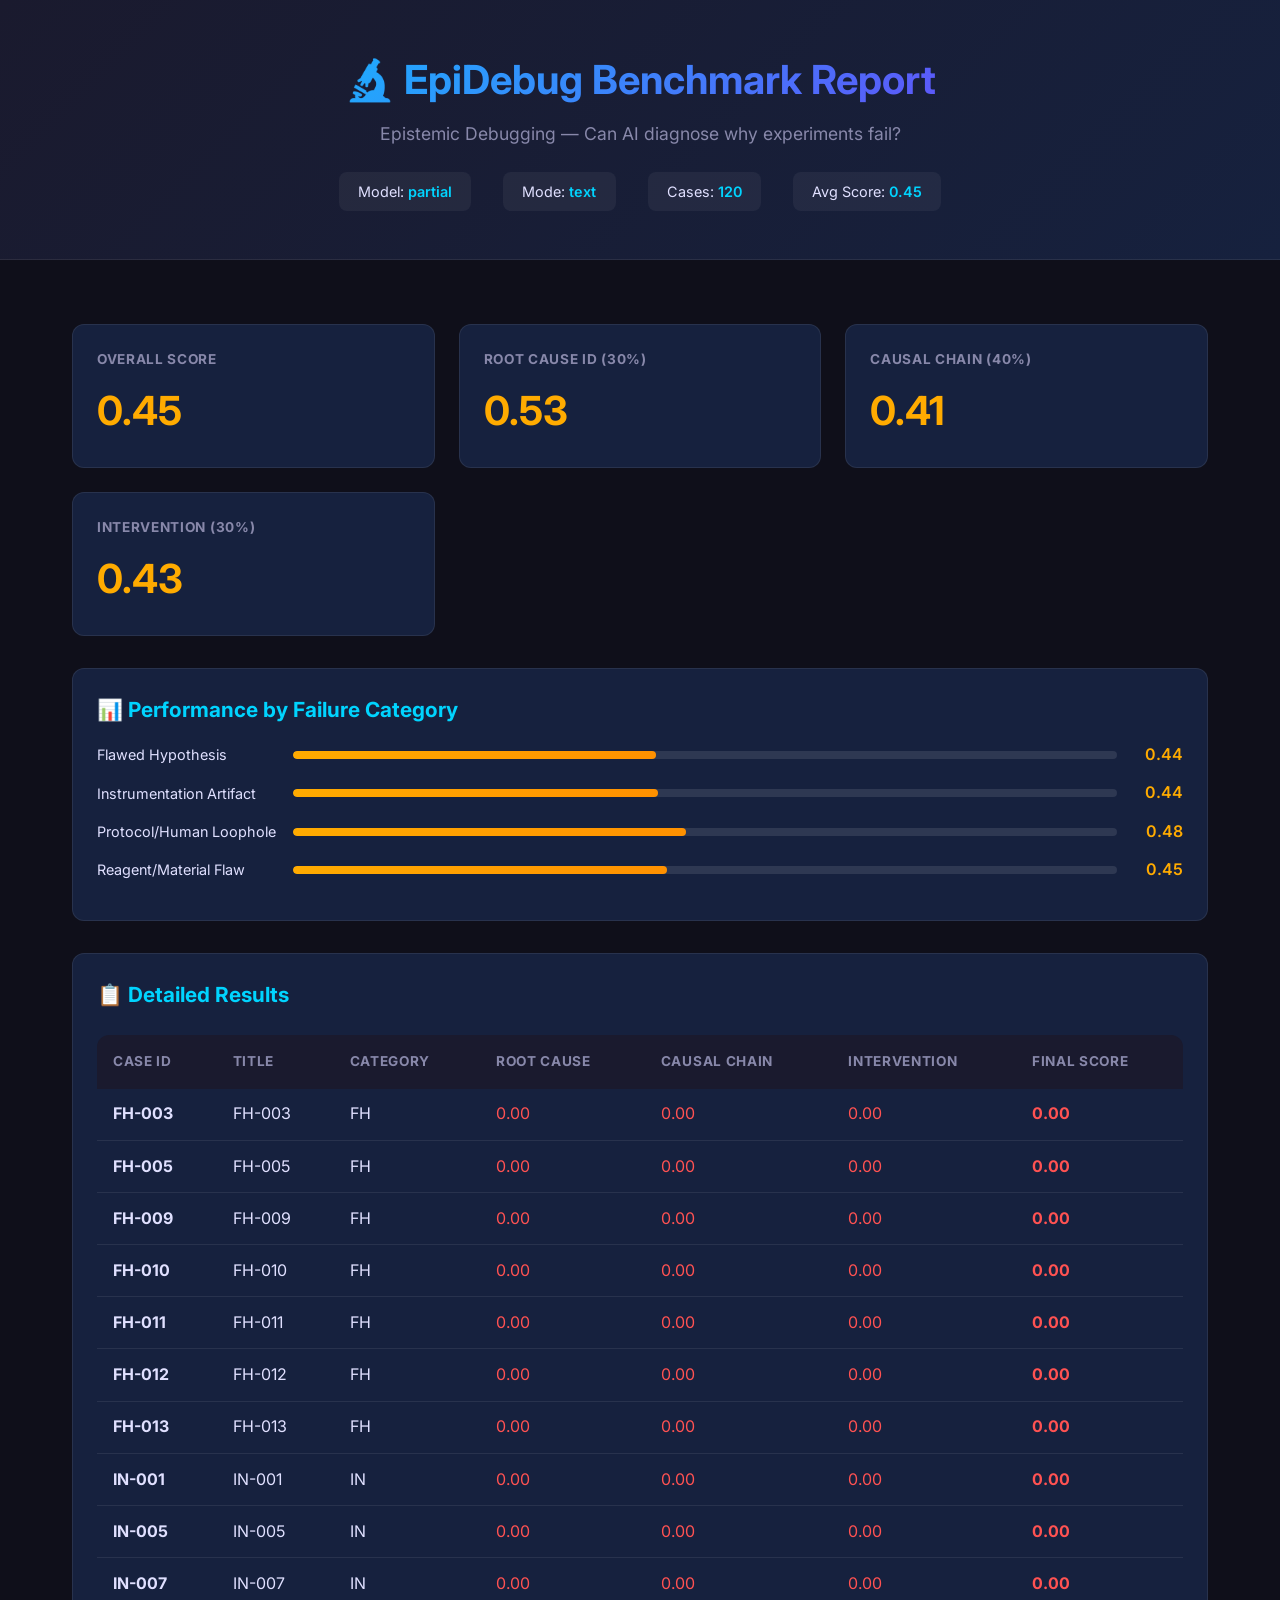
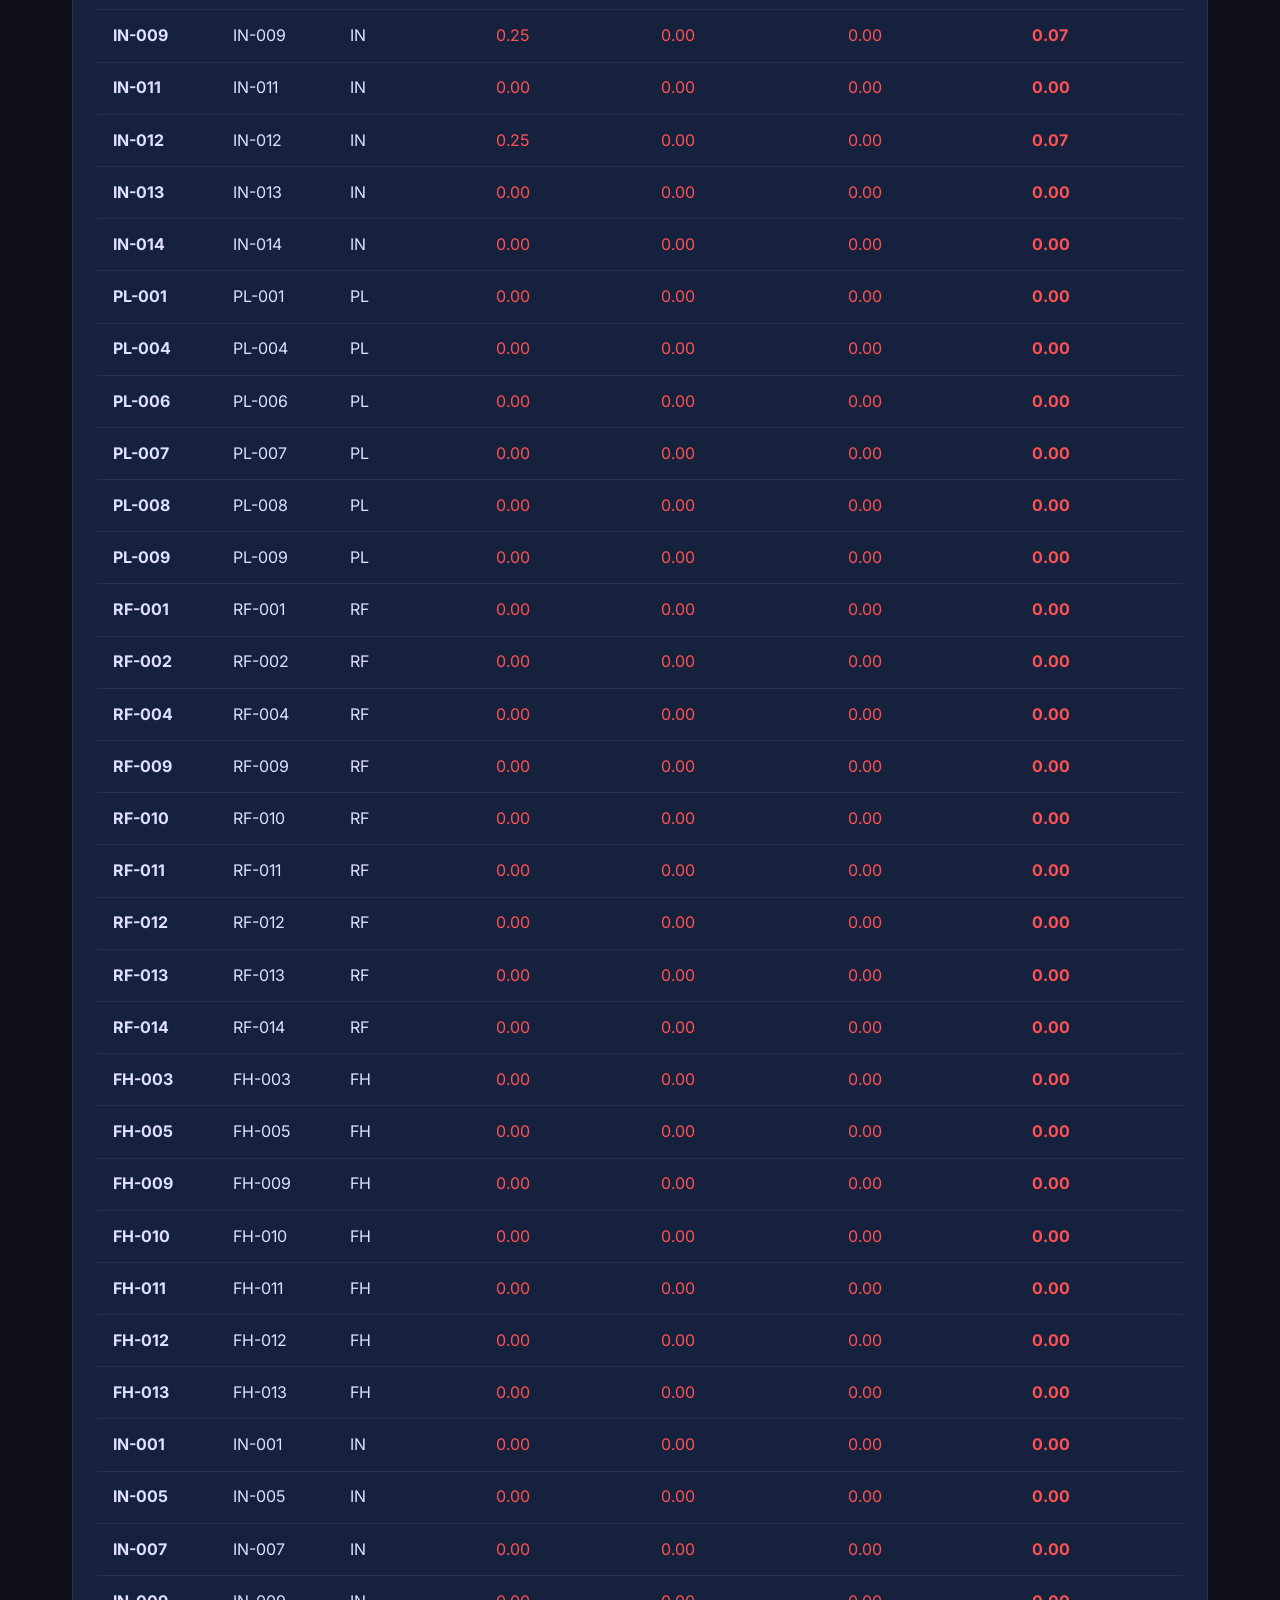
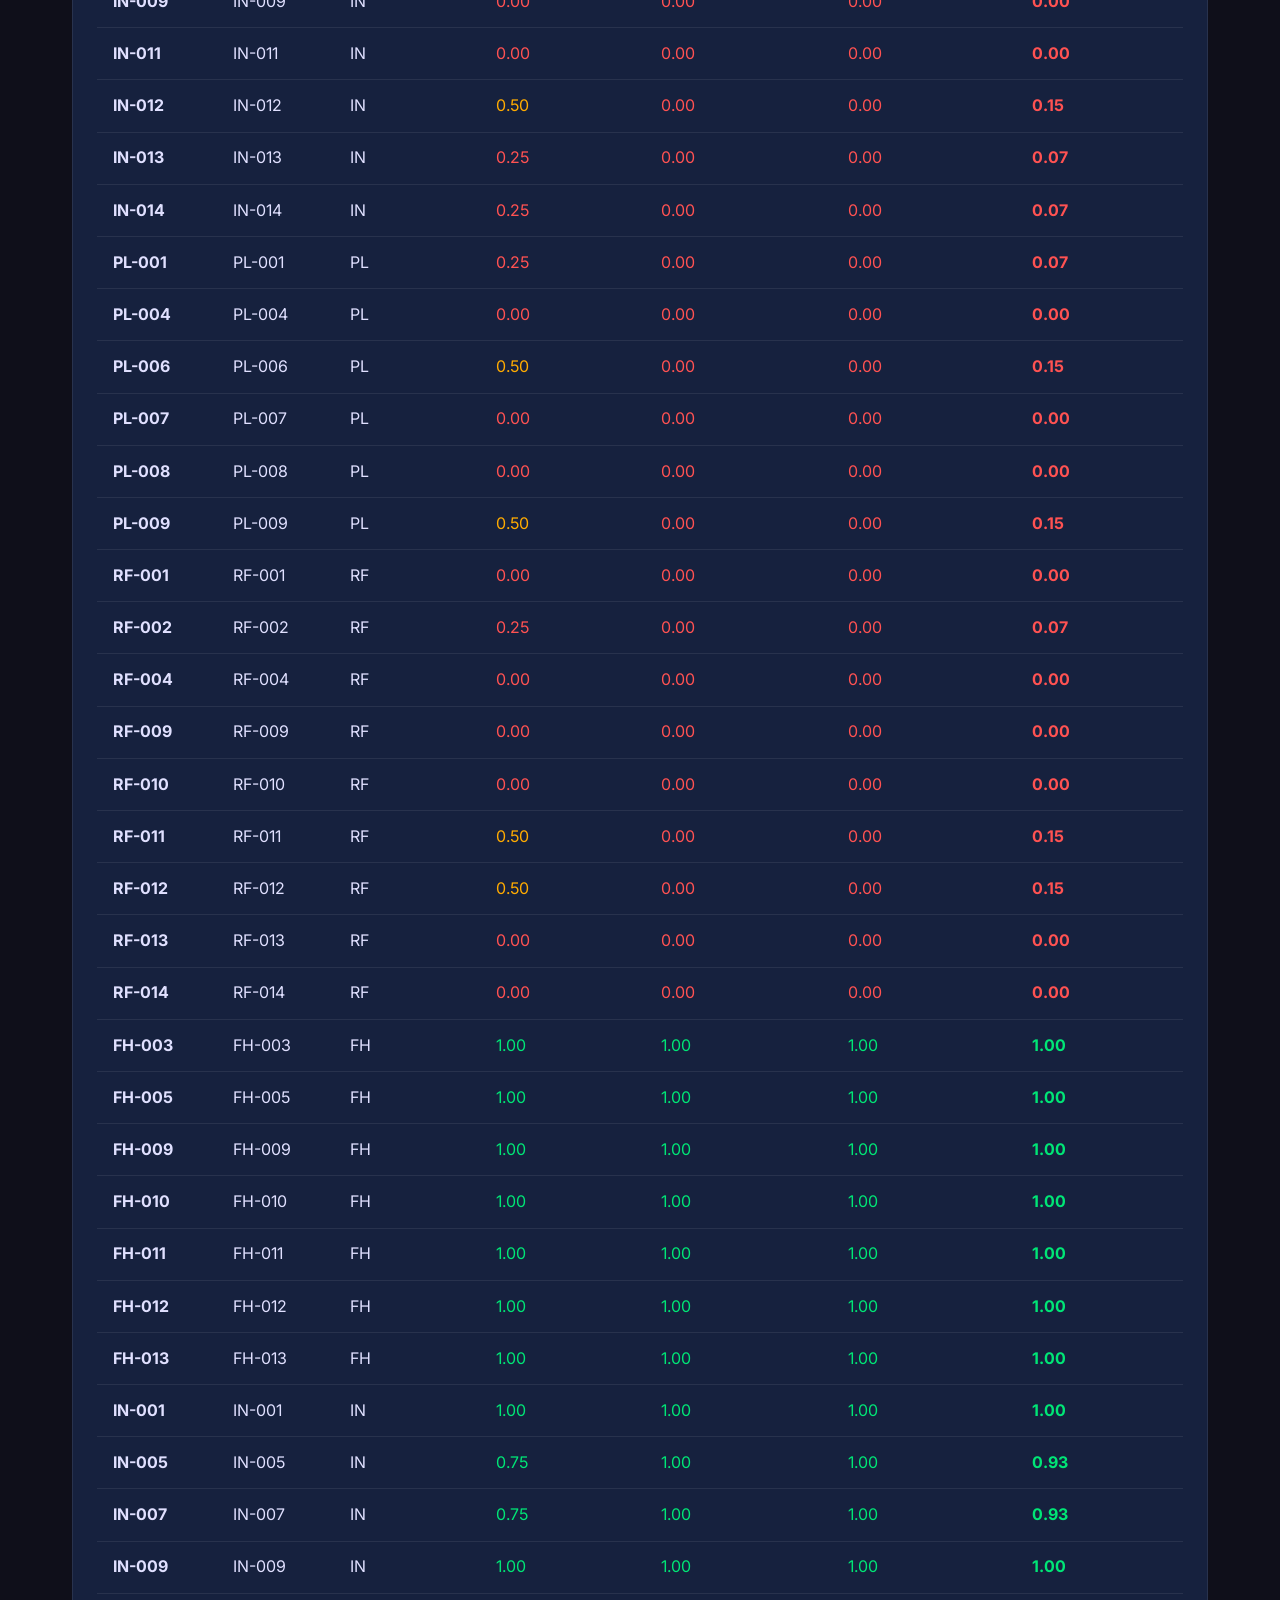
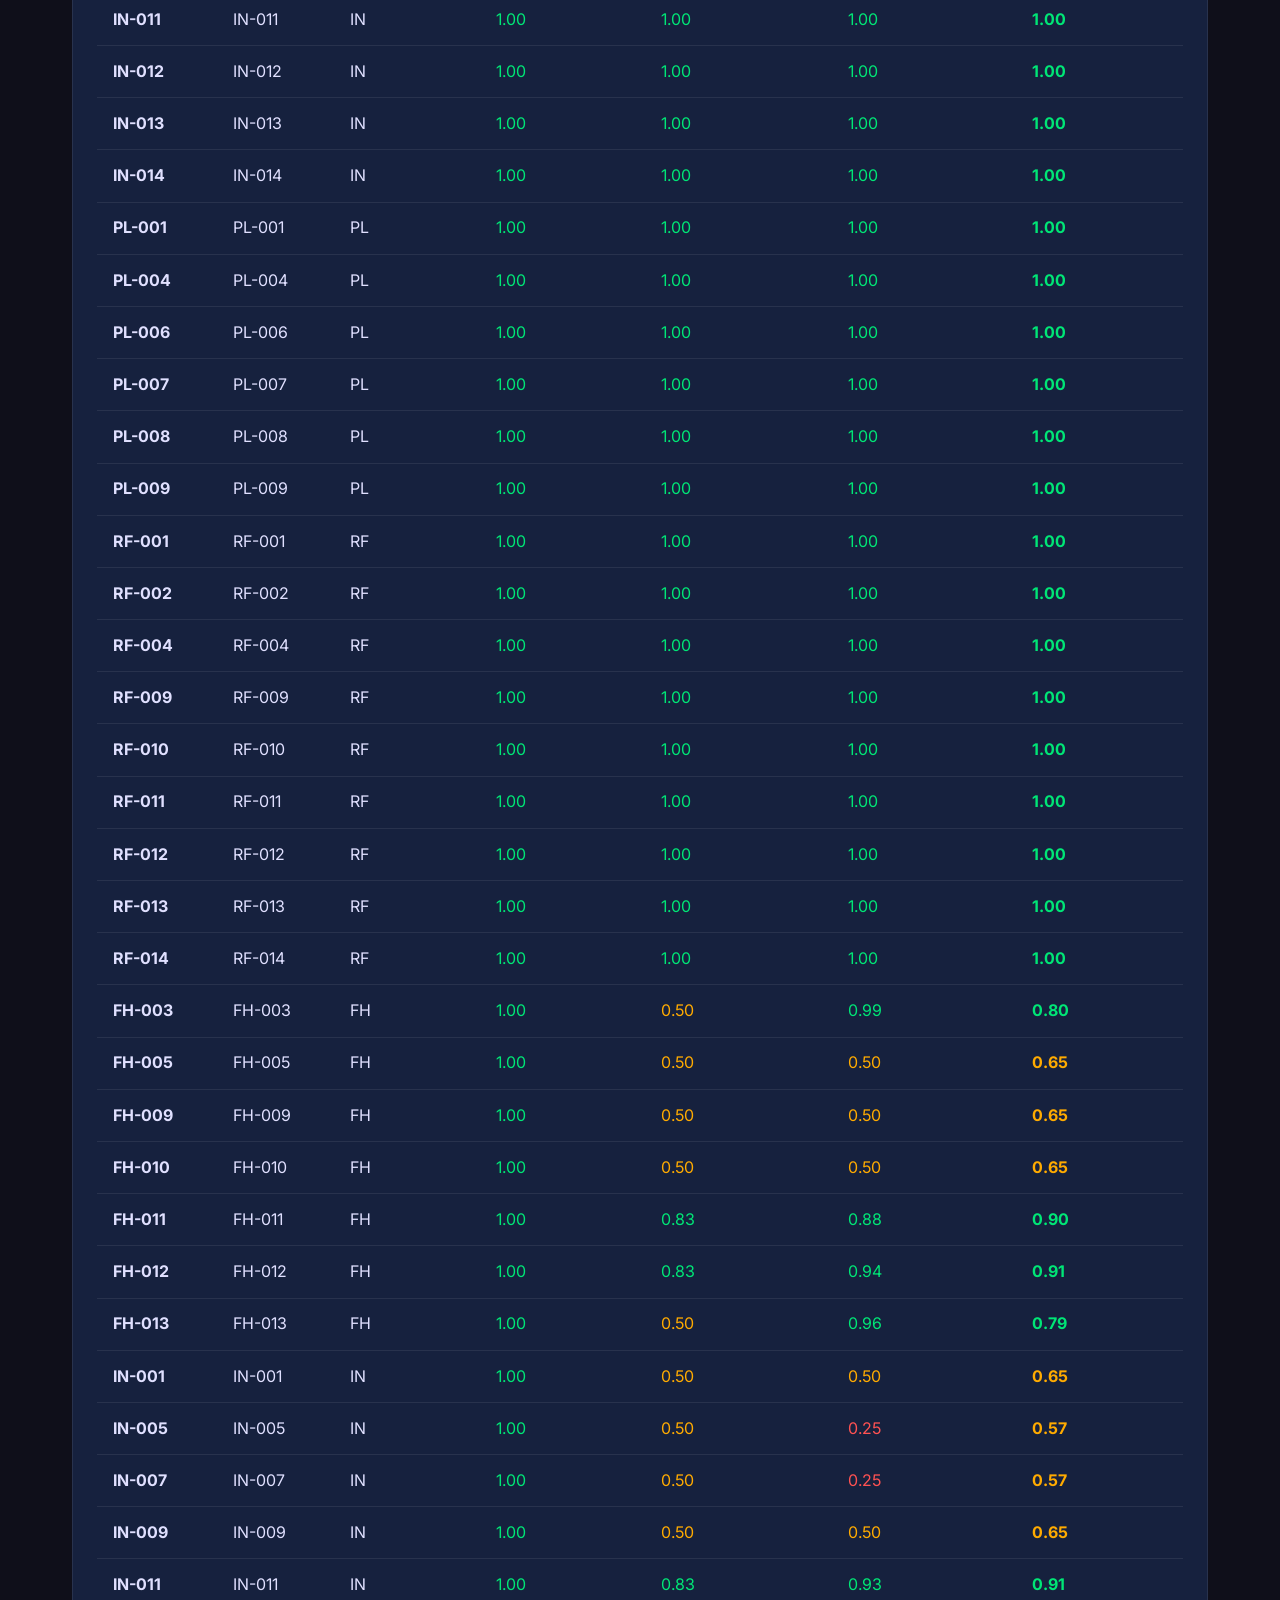
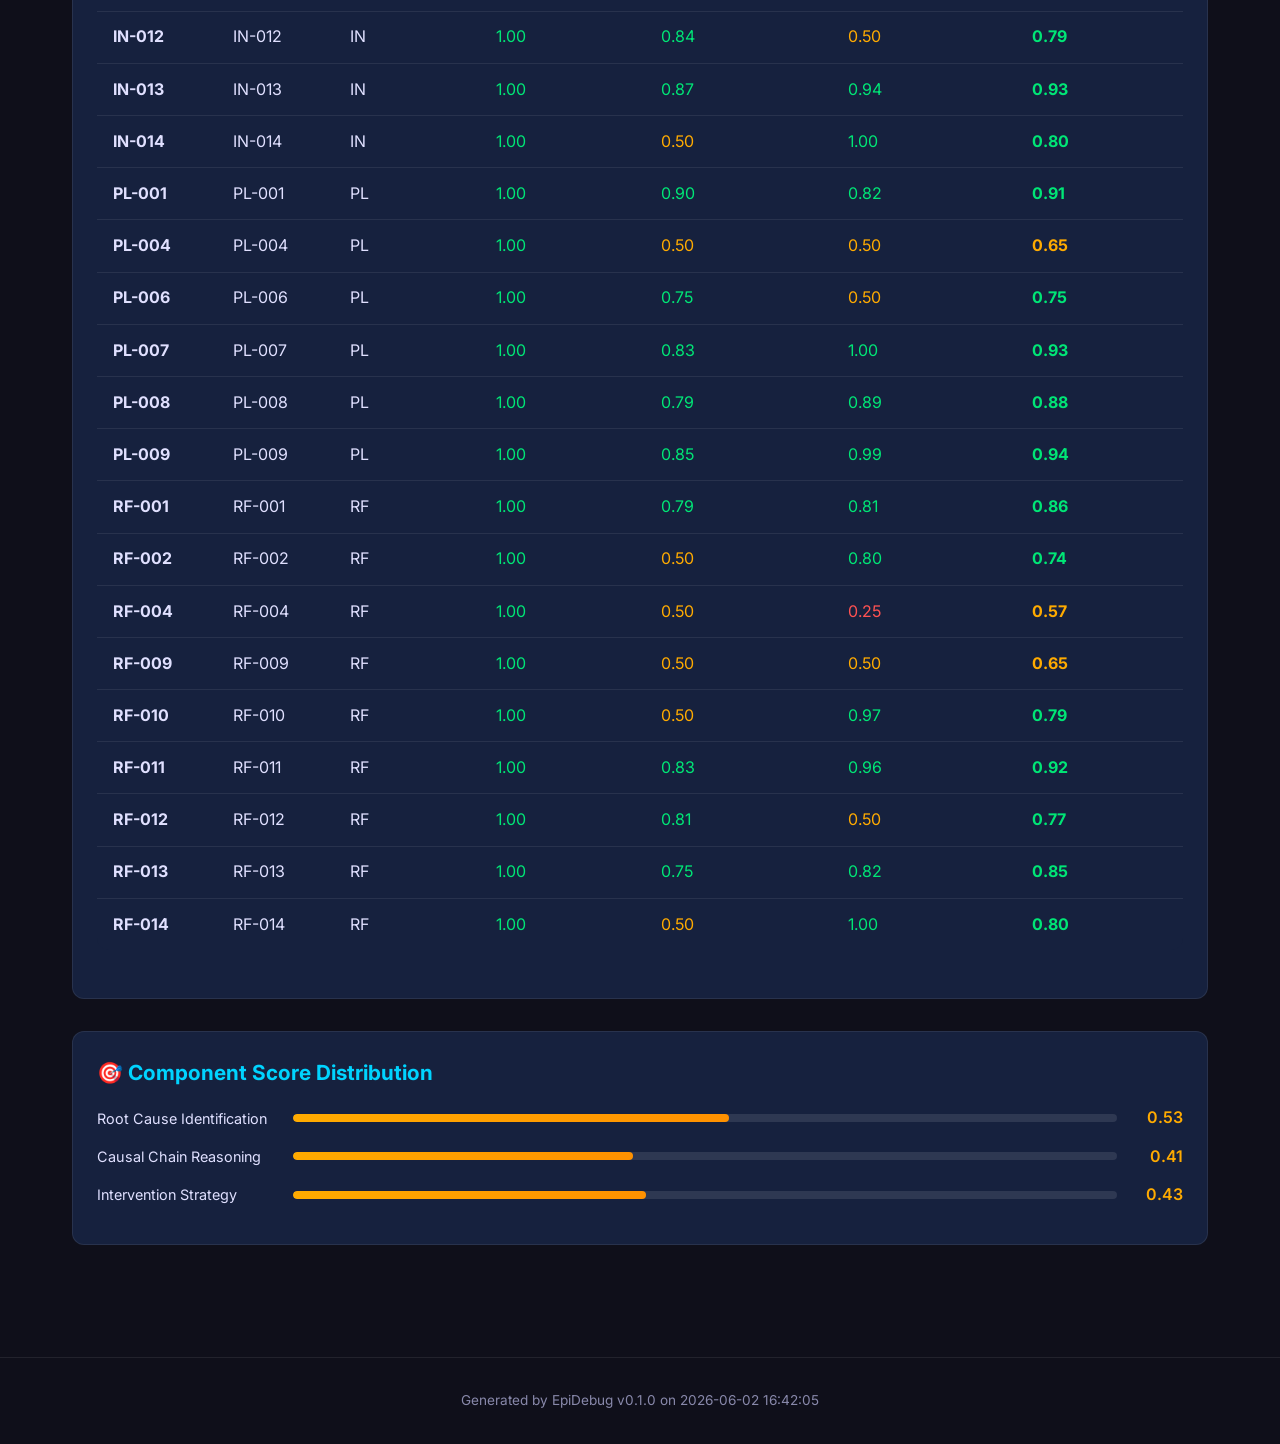
<file: reference_report.html>
<!DOCTYPE html>
<html lang="en">
<head>
    <meta charset="UTF-8">
    <meta name="viewport" content="width=device-width, initial-scale=1.0">
    <title>EpiDebug Benchmark Report</title>
    <style>
        :root {
            --bg-primary: #0f0f1a;
            --bg-secondary: #1a1a2e;
            --bg-card: #16213e;
            --accent: #00d4ff;
            --accent-secondary: #7b2ff7;
            --text-primary: #e0e0ff;
            --text-secondary: #8888aa;
            --success: #00e676;
            --warning: #ffab00;
            --error: #ff5252;
            --border: rgba(255, 255, 255, 0.08);
        }

        * { box-sizing: border-box; margin: 0; padding: 0; }

        body {
            font-family: 'Inter', -apple-system, BlinkMacSystemFont, sans-serif;
            background: var(--bg-primary);
            color: var(--text-primary);
            line-height: 1.6;
        }

        .container { max-width: 1200px; margin: 0 auto; padding: 2rem; }

        header {
            text-align: center;
            padding: 3rem 2rem;
            background: linear-gradient(135deg, var(--bg-secondary), var(--bg-card));
            border-bottom: 1px solid var(--border);
            margin-bottom: 2rem;
        }

        header h1 {
            font-size: 2.5rem;
            background: linear-gradient(135deg, var(--accent), var(--accent-secondary));
            -webkit-background-clip: text;
            -webkit-text-fill-color: transparent;
            margin-bottom: 0.5rem;
        }

        header .subtitle { color: var(--text-secondary); font-size: 1.1rem; }

        .meta-bar {
            display: flex;
            gap: 2rem;
            justify-content: center;
            margin-top: 1.5rem;
            flex-wrap: wrap;
        }

        .meta-item {
            background: rgba(255, 255, 255, 0.05);
            padding: 0.5rem 1.2rem;
            border-radius: 8px;
            font-size: 0.9rem;
        }

        .meta-item span { color: var(--accent); font-weight: 600; }

        .grid {
            display: grid;
            grid-template-columns: repeat(auto-fit, minmax(280px, 1fr));
            gap: 1.5rem;
            margin-bottom: 2rem;
        }

        .card {
            background: var(--bg-card);
            border: 1px solid var(--border);
            border-radius: 12px;
            padding: 1.5rem;
            transition: transform 0.2s, box-shadow 0.2s;
        }

        .card:hover {
            transform: translateY(-2px);
            box-shadow: 0 8px 25px rgba(0, 212, 255, 0.1);
        }

        .card h3 {
            font-size: 0.85rem;
            text-transform: uppercase;
            letter-spacing: 0.05em;
            color: var(--text-secondary);
            margin-bottom: 0.5rem;
        }

        .card .value {
            font-size: 2.5rem;
            font-weight: 700;
        }

        .score-good { color: var(--success); }
        .score-mid { color: var(--warning); }
        .score-low { color: var(--error); }

        table {
            width: 100%;
            border-collapse: collapse;
            margin: 1.5rem 0;
            background: var(--bg-card);
            border-radius: 12px;
            overflow: hidden;
        }

        th {
            background: var(--bg-secondary);
            padding: 1rem;
            text-align: left;
            font-size: 0.85rem;
            text-transform: uppercase;
            letter-spacing: 0.05em;
            color: var(--text-secondary);
        }

        td {
            padding: 0.8rem 1rem;
            border-bottom: 1px solid var(--border);
        }

        tr:last-child td { border-bottom: none; }
        tr:hover td { background: rgba(255, 255, 255, 0.02); }

        .bar-container {
            width: 100%;
            height: 8px;
            background: rgba(255, 255, 255, 0.1);
            border-radius: 4px;
            overflow: hidden;
        }

        .bar {
            height: 100%;
            border-radius: 4px;
            transition: width 0.3s ease;
        }

        .category-section {
            margin: 2rem 0;
            padding: 1.5rem;
            background: var(--bg-card);
            border-radius: 12px;
            border: 1px solid var(--border);
        }

        .category-section h2 {
            font-size: 1.3rem;
            margin-bottom: 1rem;
            color: var(--accent);
        }

        .category-bar {
            display: flex;
            align-items: center;
            gap: 1rem;
            margin: 0.8rem 0;
        }

        .category-bar .label {
            min-width: 180px;
            font-size: 0.9rem;
        }

        .category-bar .bar-container { flex: 1; }
        .category-bar .score-value { min-width: 50px; text-align: right; font-weight: 600; }

        footer {
            text-align: center;
            padding: 2rem;
            color: var(--text-secondary);
            font-size: 0.85rem;
            border-top: 1px solid var(--border);
            margin-top: 3rem;
        }

        @media (max-width: 768px) {
            .container { padding: 1rem; }
            header h1 { font-size: 1.8rem; }
            .grid { grid-template-columns: 1fr; }
        }
    </style>
    <link href="https://fonts.googleapis.com/css2?family=Inter:wght@400;600;700&display=swap" rel="stylesheet">
</head>
<body>
    <header>
        <h1>🔬 EpiDebug Benchmark Report</h1>
        <p class="subtitle">Epistemic Debugging — Can AI diagnose why experiments fail?</p>
        <div class="meta-bar">
            <div class="meta-item">Model: <span>partial</span></div><div class="meta-item">Mode: <span>text</span></div><div class="meta-item">Cases: <span>120</span></div><div class="meta-item">Avg Score: <span>0.45</span></div>
        </div>
    </header>

    <div class="container">
        <!-- Overview Cards -->
        <div class="grid">
            
        <div class="card">
            <h3>Overall Score</h3>
            <div class="value score-mid">0.45</div>
        </div>
        <div class="card">
            <h3>Root Cause ID (30%)</h3>
            <div class="value score-mid">0.53</div>
        </div>
        <div class="card">
            <h3>Causal Chain (40%)</h3>
            <div class="value score-mid">0.41</div>
        </div>
        <div class="card">
            <h3>Intervention (30%)</h3>
            <div class="value score-mid">0.43</div>
        </div>
    
        </div>

        <!-- Category Breakdown -->
        <div class="category-section">
            <h2>📊 Performance by Failure Category</h2>
            
        <div class="category-bar">
            <div class="label">Flawed Hypothesis</div>
            <div class="bar-container">
                <div class="bar" style="width: 44.089285714285715%; background: linear-gradient(90deg, #ffab00, #ff9100);"></div>
            </div>
            <div class="score-value score-mid">0.44</div>
        </div>
        
        <div class="category-bar">
            <div class="label">Instrumentation Artifact</div>
            <div class="bar-container">
                <div class="bar" style="width: 44.303125%; background: linear-gradient(90deg, #ffab00, #ff9100);"></div>
            </div>
            <div class="score-value score-mid">0.44</div>
        </div>
        
        <div class="category-bar">
            <div class="label">Protocol/Human Loophole</div>
            <div class="bar-container">
                <div class="bar" style="width: 47.6375%; background: linear-gradient(90deg, #ffab00, #ff9100);"></div>
            </div>
            <div class="score-value score-mid">0.48</div>
        </div>
        
        <div class="category-bar">
            <div class="label">Reagent/Material Flaw</div>
            <div class="bar-container">
                <div class="bar" style="width: 45.36111111111112%; background: linear-gradient(90deg, #ffab00, #ff9100);"></div>
            </div>
            <div class="score-value score-mid">0.45</div>
        </div>
        
        </div>

        <!-- Detailed Results Table -->
        <div class="category-section">
            <h2>📋 Detailed Results</h2>
            <table>
                <thead>
                    <tr>
                        <th>Case ID</th>
                        <th>Title</th>
                        <th>Category</th>
                        <th>Root Cause</th>
                        <th>Causal Chain</th>
                        <th>Intervention</th>
                        <th>Final Score</th>
                    </tr>
                </thead>
                <tbody>
                    
        <tr>
            <td><strong>FH-003</strong></td>
            <td>FH-003</td>
            <td>FH</td>
            <td class="score-low">0.00</td>
            <td class="score-low">0.00</td>
            <td class="score-low">0.00</td>
            <td class="score-low"><strong>0.00</strong></td>
        </tr>
        
        <tr>
            <td><strong>FH-005</strong></td>
            <td>FH-005</td>
            <td>FH</td>
            <td class="score-low">0.00</td>
            <td class="score-low">0.00</td>
            <td class="score-low">0.00</td>
            <td class="score-low"><strong>0.00</strong></td>
        </tr>
        
        <tr>
            <td><strong>FH-009</strong></td>
            <td>FH-009</td>
            <td>FH</td>
            <td class="score-low">0.00</td>
            <td class="score-low">0.00</td>
            <td class="score-low">0.00</td>
            <td class="score-low"><strong>0.00</strong></td>
        </tr>
        
        <tr>
            <td><strong>FH-010</strong></td>
            <td>FH-010</td>
            <td>FH</td>
            <td class="score-low">0.00</td>
            <td class="score-low">0.00</td>
            <td class="score-low">0.00</td>
            <td class="score-low"><strong>0.00</strong></td>
        </tr>
        
        <tr>
            <td><strong>FH-011</strong></td>
            <td>FH-011</td>
            <td>FH</td>
            <td class="score-low">0.00</td>
            <td class="score-low">0.00</td>
            <td class="score-low">0.00</td>
            <td class="score-low"><strong>0.00</strong></td>
        </tr>
        
        <tr>
            <td><strong>FH-012</strong></td>
            <td>FH-012</td>
            <td>FH</td>
            <td class="score-low">0.00</td>
            <td class="score-low">0.00</td>
            <td class="score-low">0.00</td>
            <td class="score-low"><strong>0.00</strong></td>
        </tr>
        
        <tr>
            <td><strong>FH-013</strong></td>
            <td>FH-013</td>
            <td>FH</td>
            <td class="score-low">0.00</td>
            <td class="score-low">0.00</td>
            <td class="score-low">0.00</td>
            <td class="score-low"><strong>0.00</strong></td>
        </tr>
        
        <tr>
            <td><strong>IN-001</strong></td>
            <td>IN-001</td>
            <td>IN</td>
            <td class="score-low">0.00</td>
            <td class="score-low">0.00</td>
            <td class="score-low">0.00</td>
            <td class="score-low"><strong>0.00</strong></td>
        </tr>
        
        <tr>
            <td><strong>IN-005</strong></td>
            <td>IN-005</td>
            <td>IN</td>
            <td class="score-low">0.00</td>
            <td class="score-low">0.00</td>
            <td class="score-low">0.00</td>
            <td class="score-low"><strong>0.00</strong></td>
        </tr>
        
        <tr>
            <td><strong>IN-007</strong></td>
            <td>IN-007</td>
            <td>IN</td>
            <td class="score-low">0.00</td>
            <td class="score-low">0.00</td>
            <td class="score-low">0.00</td>
            <td class="score-low"><strong>0.00</strong></td>
        </tr>
        
        <tr>
            <td><strong>IN-009</strong></td>
            <td>IN-009</td>
            <td>IN</td>
            <td class="score-low">0.25</td>
            <td class="score-low">0.00</td>
            <td class="score-low">0.00</td>
            <td class="score-low"><strong>0.07</strong></td>
        </tr>
        
        <tr>
            <td><strong>IN-011</strong></td>
            <td>IN-011</td>
            <td>IN</td>
            <td class="score-low">0.00</td>
            <td class="score-low">0.00</td>
            <td class="score-low">0.00</td>
            <td class="score-low"><strong>0.00</strong></td>
        </tr>
        
        <tr>
            <td><strong>IN-012</strong></td>
            <td>IN-012</td>
            <td>IN</td>
            <td class="score-low">0.25</td>
            <td class="score-low">0.00</td>
            <td class="score-low">0.00</td>
            <td class="score-low"><strong>0.07</strong></td>
        </tr>
        
        <tr>
            <td><strong>IN-013</strong></td>
            <td>IN-013</td>
            <td>IN</td>
            <td class="score-low">0.00</td>
            <td class="score-low">0.00</td>
            <td class="score-low">0.00</td>
            <td class="score-low"><strong>0.00</strong></td>
        </tr>
        
        <tr>
            <td><strong>IN-014</strong></td>
            <td>IN-014</td>
            <td>IN</td>
            <td class="score-low">0.00</td>
            <td class="score-low">0.00</td>
            <td class="score-low">0.00</td>
            <td class="score-low"><strong>0.00</strong></td>
        </tr>
        
        <tr>
            <td><strong>PL-001</strong></td>
            <td>PL-001</td>
            <td>PL</td>
            <td class="score-low">0.00</td>
            <td class="score-low">0.00</td>
            <td class="score-low">0.00</td>
            <td class="score-low"><strong>0.00</strong></td>
        </tr>
        
        <tr>
            <td><strong>PL-004</strong></td>
            <td>PL-004</td>
            <td>PL</td>
            <td class="score-low">0.00</td>
            <td class="score-low">0.00</td>
            <td class="score-low">0.00</td>
            <td class="score-low"><strong>0.00</strong></td>
        </tr>
        
        <tr>
            <td><strong>PL-006</strong></td>
            <td>PL-006</td>
            <td>PL</td>
            <td class="score-low">0.00</td>
            <td class="score-low">0.00</td>
            <td class="score-low">0.00</td>
            <td class="score-low"><strong>0.00</strong></td>
        </tr>
        
        <tr>
            <td><strong>PL-007</strong></td>
            <td>PL-007</td>
            <td>PL</td>
            <td class="score-low">0.00</td>
            <td class="score-low">0.00</td>
            <td class="score-low">0.00</td>
            <td class="score-low"><strong>0.00</strong></td>
        </tr>
        
        <tr>
            <td><strong>PL-008</strong></td>
            <td>PL-008</td>
            <td>PL</td>
            <td class="score-low">0.00</td>
            <td class="score-low">0.00</td>
            <td class="score-low">0.00</td>
            <td class="score-low"><strong>0.00</strong></td>
        </tr>
        
        <tr>
            <td><strong>PL-009</strong></td>
            <td>PL-009</td>
            <td>PL</td>
            <td class="score-low">0.00</td>
            <td class="score-low">0.00</td>
            <td class="score-low">0.00</td>
            <td class="score-low"><strong>0.00</strong></td>
        </tr>
        
        <tr>
            <td><strong>RF-001</strong></td>
            <td>RF-001</td>
            <td>RF</td>
            <td class="score-low">0.00</td>
            <td class="score-low">0.00</td>
            <td class="score-low">0.00</td>
            <td class="score-low"><strong>0.00</strong></td>
        </tr>
        
        <tr>
            <td><strong>RF-002</strong></td>
            <td>RF-002</td>
            <td>RF</td>
            <td class="score-low">0.00</td>
            <td class="score-low">0.00</td>
            <td class="score-low">0.00</td>
            <td class="score-low"><strong>0.00</strong></td>
        </tr>
        
        <tr>
            <td><strong>RF-004</strong></td>
            <td>RF-004</td>
            <td>RF</td>
            <td class="score-low">0.00</td>
            <td class="score-low">0.00</td>
            <td class="score-low">0.00</td>
            <td class="score-low"><strong>0.00</strong></td>
        </tr>
        
        <tr>
            <td><strong>RF-009</strong></td>
            <td>RF-009</td>
            <td>RF</td>
            <td class="score-low">0.00</td>
            <td class="score-low">0.00</td>
            <td class="score-low">0.00</td>
            <td class="score-low"><strong>0.00</strong></td>
        </tr>
        
        <tr>
            <td><strong>RF-010</strong></td>
            <td>RF-010</td>
            <td>RF</td>
            <td class="score-low">0.00</td>
            <td class="score-low">0.00</td>
            <td class="score-low">0.00</td>
            <td class="score-low"><strong>0.00</strong></td>
        </tr>
        
        <tr>
            <td><strong>RF-011</strong></td>
            <td>RF-011</td>
            <td>RF</td>
            <td class="score-low">0.00</td>
            <td class="score-low">0.00</td>
            <td class="score-low">0.00</td>
            <td class="score-low"><strong>0.00</strong></td>
        </tr>
        
        <tr>
            <td><strong>RF-012</strong></td>
            <td>RF-012</td>
            <td>RF</td>
            <td class="score-low">0.00</td>
            <td class="score-low">0.00</td>
            <td class="score-low">0.00</td>
            <td class="score-low"><strong>0.00</strong></td>
        </tr>
        
        <tr>
            <td><strong>RF-013</strong></td>
            <td>RF-013</td>
            <td>RF</td>
            <td class="score-low">0.00</td>
            <td class="score-low">0.00</td>
            <td class="score-low">0.00</td>
            <td class="score-low"><strong>0.00</strong></td>
        </tr>
        
        <tr>
            <td><strong>RF-014</strong></td>
            <td>RF-014</td>
            <td>RF</td>
            <td class="score-low">0.00</td>
            <td class="score-low">0.00</td>
            <td class="score-low">0.00</td>
            <td class="score-low"><strong>0.00</strong></td>
        </tr>
        
        <tr>
            <td><strong>FH-003</strong></td>
            <td>FH-003</td>
            <td>FH</td>
            <td class="score-low">0.00</td>
            <td class="score-low">0.00</td>
            <td class="score-low">0.00</td>
            <td class="score-low"><strong>0.00</strong></td>
        </tr>
        
        <tr>
            <td><strong>FH-005</strong></td>
            <td>FH-005</td>
            <td>FH</td>
            <td class="score-low">0.00</td>
            <td class="score-low">0.00</td>
            <td class="score-low">0.00</td>
            <td class="score-low"><strong>0.00</strong></td>
        </tr>
        
        <tr>
            <td><strong>FH-009</strong></td>
            <td>FH-009</td>
            <td>FH</td>
            <td class="score-low">0.00</td>
            <td class="score-low">0.00</td>
            <td class="score-low">0.00</td>
            <td class="score-low"><strong>0.00</strong></td>
        </tr>
        
        <tr>
            <td><strong>FH-010</strong></td>
            <td>FH-010</td>
            <td>FH</td>
            <td class="score-low">0.00</td>
            <td class="score-low">0.00</td>
            <td class="score-low">0.00</td>
            <td class="score-low"><strong>0.00</strong></td>
        </tr>
        
        <tr>
            <td><strong>FH-011</strong></td>
            <td>FH-011</td>
            <td>FH</td>
            <td class="score-low">0.00</td>
            <td class="score-low">0.00</td>
            <td class="score-low">0.00</td>
            <td class="score-low"><strong>0.00</strong></td>
        </tr>
        
        <tr>
            <td><strong>FH-012</strong></td>
            <td>FH-012</td>
            <td>FH</td>
            <td class="score-low">0.00</td>
            <td class="score-low">0.00</td>
            <td class="score-low">0.00</td>
            <td class="score-low"><strong>0.00</strong></td>
        </tr>
        
        <tr>
            <td><strong>FH-013</strong></td>
            <td>FH-013</td>
            <td>FH</td>
            <td class="score-low">0.00</td>
            <td class="score-low">0.00</td>
            <td class="score-low">0.00</td>
            <td class="score-low"><strong>0.00</strong></td>
        </tr>
        
        <tr>
            <td><strong>IN-001</strong></td>
            <td>IN-001</td>
            <td>IN</td>
            <td class="score-low">0.00</td>
            <td class="score-low">0.00</td>
            <td class="score-low">0.00</td>
            <td class="score-low"><strong>0.00</strong></td>
        </tr>
        
        <tr>
            <td><strong>IN-005</strong></td>
            <td>IN-005</td>
            <td>IN</td>
            <td class="score-low">0.00</td>
            <td class="score-low">0.00</td>
            <td class="score-low">0.00</td>
            <td class="score-low"><strong>0.00</strong></td>
        </tr>
        
        <tr>
            <td><strong>IN-007</strong></td>
            <td>IN-007</td>
            <td>IN</td>
            <td class="score-low">0.00</td>
            <td class="score-low">0.00</td>
            <td class="score-low">0.00</td>
            <td class="score-low"><strong>0.00</strong></td>
        </tr>
        
        <tr>
            <td><strong>IN-009</strong></td>
            <td>IN-009</td>
            <td>IN</td>
            <td class="score-low">0.00</td>
            <td class="score-low">0.00</td>
            <td class="score-low">0.00</td>
            <td class="score-low"><strong>0.00</strong></td>
        </tr>
        
        <tr>
            <td><strong>IN-011</strong></td>
            <td>IN-011</td>
            <td>IN</td>
            <td class="score-low">0.00</td>
            <td class="score-low">0.00</td>
            <td class="score-low">0.00</td>
            <td class="score-low"><strong>0.00</strong></td>
        </tr>
        
        <tr>
            <td><strong>IN-012</strong></td>
            <td>IN-012</td>
            <td>IN</td>
            <td class="score-mid">0.50</td>
            <td class="score-low">0.00</td>
            <td class="score-low">0.00</td>
            <td class="score-low"><strong>0.15</strong></td>
        </tr>
        
        <tr>
            <td><strong>IN-013</strong></td>
            <td>IN-013</td>
            <td>IN</td>
            <td class="score-low">0.25</td>
            <td class="score-low">0.00</td>
            <td class="score-low">0.00</td>
            <td class="score-low"><strong>0.07</strong></td>
        </tr>
        
        <tr>
            <td><strong>IN-014</strong></td>
            <td>IN-014</td>
            <td>IN</td>
            <td class="score-low">0.25</td>
            <td class="score-low">0.00</td>
            <td class="score-low">0.00</td>
            <td class="score-low"><strong>0.07</strong></td>
        </tr>
        
        <tr>
            <td><strong>PL-001</strong></td>
            <td>PL-001</td>
            <td>PL</td>
            <td class="score-low">0.25</td>
            <td class="score-low">0.00</td>
            <td class="score-low">0.00</td>
            <td class="score-low"><strong>0.07</strong></td>
        </tr>
        
        <tr>
            <td><strong>PL-004</strong></td>
            <td>PL-004</td>
            <td>PL</td>
            <td class="score-low">0.00</td>
            <td class="score-low">0.00</td>
            <td class="score-low">0.00</td>
            <td class="score-low"><strong>0.00</strong></td>
        </tr>
        
        <tr>
            <td><strong>PL-006</strong></td>
            <td>PL-006</td>
            <td>PL</td>
            <td class="score-mid">0.50</td>
            <td class="score-low">0.00</td>
            <td class="score-low">0.00</td>
            <td class="score-low"><strong>0.15</strong></td>
        </tr>
        
        <tr>
            <td><strong>PL-007</strong></td>
            <td>PL-007</td>
            <td>PL</td>
            <td class="score-low">0.00</td>
            <td class="score-low">0.00</td>
            <td class="score-low">0.00</td>
            <td class="score-low"><strong>0.00</strong></td>
        </tr>
        
        <tr>
            <td><strong>PL-008</strong></td>
            <td>PL-008</td>
            <td>PL</td>
            <td class="score-low">0.00</td>
            <td class="score-low">0.00</td>
            <td class="score-low">0.00</td>
            <td class="score-low"><strong>0.00</strong></td>
        </tr>
        
        <tr>
            <td><strong>PL-009</strong></td>
            <td>PL-009</td>
            <td>PL</td>
            <td class="score-mid">0.50</td>
            <td class="score-low">0.00</td>
            <td class="score-low">0.00</td>
            <td class="score-low"><strong>0.15</strong></td>
        </tr>
        
        <tr>
            <td><strong>RF-001</strong></td>
            <td>RF-001</td>
            <td>RF</td>
            <td class="score-low">0.00</td>
            <td class="score-low">0.00</td>
            <td class="score-low">0.00</td>
            <td class="score-low"><strong>0.00</strong></td>
        </tr>
        
        <tr>
            <td><strong>RF-002</strong></td>
            <td>RF-002</td>
            <td>RF</td>
            <td class="score-low">0.25</td>
            <td class="score-low">0.00</td>
            <td class="score-low">0.00</td>
            <td class="score-low"><strong>0.07</strong></td>
        </tr>
        
        <tr>
            <td><strong>RF-004</strong></td>
            <td>RF-004</td>
            <td>RF</td>
            <td class="score-low">0.00</td>
            <td class="score-low">0.00</td>
            <td class="score-low">0.00</td>
            <td class="score-low"><strong>0.00</strong></td>
        </tr>
        
        <tr>
            <td><strong>RF-009</strong></td>
            <td>RF-009</td>
            <td>RF</td>
            <td class="score-low">0.00</td>
            <td class="score-low">0.00</td>
            <td class="score-low">0.00</td>
            <td class="score-low"><strong>0.00</strong></td>
        </tr>
        
        <tr>
            <td><strong>RF-010</strong></td>
            <td>RF-010</td>
            <td>RF</td>
            <td class="score-low">0.00</td>
            <td class="score-low">0.00</td>
            <td class="score-low">0.00</td>
            <td class="score-low"><strong>0.00</strong></td>
        </tr>
        
        <tr>
            <td><strong>RF-011</strong></td>
            <td>RF-011</td>
            <td>RF</td>
            <td class="score-mid">0.50</td>
            <td class="score-low">0.00</td>
            <td class="score-low">0.00</td>
            <td class="score-low"><strong>0.15</strong></td>
        </tr>
        
        <tr>
            <td><strong>RF-012</strong></td>
            <td>RF-012</td>
            <td>RF</td>
            <td class="score-mid">0.50</td>
            <td class="score-low">0.00</td>
            <td class="score-low">0.00</td>
            <td class="score-low"><strong>0.15</strong></td>
        </tr>
        
        <tr>
            <td><strong>RF-013</strong></td>
            <td>RF-013</td>
            <td>RF</td>
            <td class="score-low">0.00</td>
            <td class="score-low">0.00</td>
            <td class="score-low">0.00</td>
            <td class="score-low"><strong>0.00</strong></td>
        </tr>
        
        <tr>
            <td><strong>RF-014</strong></td>
            <td>RF-014</td>
            <td>RF</td>
            <td class="score-low">0.00</td>
            <td class="score-low">0.00</td>
            <td class="score-low">0.00</td>
            <td class="score-low"><strong>0.00</strong></td>
        </tr>
        
        <tr>
            <td><strong>FH-003</strong></td>
            <td>FH-003</td>
            <td>FH</td>
            <td class="score-good">1.00</td>
            <td class="score-good">1.00</td>
            <td class="score-good">1.00</td>
            <td class="score-good"><strong>1.00</strong></td>
        </tr>
        
        <tr>
            <td><strong>FH-005</strong></td>
            <td>FH-005</td>
            <td>FH</td>
            <td class="score-good">1.00</td>
            <td class="score-good">1.00</td>
            <td class="score-good">1.00</td>
            <td class="score-good"><strong>1.00</strong></td>
        </tr>
        
        <tr>
            <td><strong>FH-009</strong></td>
            <td>FH-009</td>
            <td>FH</td>
            <td class="score-good">1.00</td>
            <td class="score-good">1.00</td>
            <td class="score-good">1.00</td>
            <td class="score-good"><strong>1.00</strong></td>
        </tr>
        
        <tr>
            <td><strong>FH-010</strong></td>
            <td>FH-010</td>
            <td>FH</td>
            <td class="score-good">1.00</td>
            <td class="score-good">1.00</td>
            <td class="score-good">1.00</td>
            <td class="score-good"><strong>1.00</strong></td>
        </tr>
        
        <tr>
            <td><strong>FH-011</strong></td>
            <td>FH-011</td>
            <td>FH</td>
            <td class="score-good">1.00</td>
            <td class="score-good">1.00</td>
            <td class="score-good">1.00</td>
            <td class="score-good"><strong>1.00</strong></td>
        </tr>
        
        <tr>
            <td><strong>FH-012</strong></td>
            <td>FH-012</td>
            <td>FH</td>
            <td class="score-good">1.00</td>
            <td class="score-good">1.00</td>
            <td class="score-good">1.00</td>
            <td class="score-good"><strong>1.00</strong></td>
        </tr>
        
        <tr>
            <td><strong>FH-013</strong></td>
            <td>FH-013</td>
            <td>FH</td>
            <td class="score-good">1.00</td>
            <td class="score-good">1.00</td>
            <td class="score-good">1.00</td>
            <td class="score-good"><strong>1.00</strong></td>
        </tr>
        
        <tr>
            <td><strong>IN-001</strong></td>
            <td>IN-001</td>
            <td>IN</td>
            <td class="score-good">1.00</td>
            <td class="score-good">1.00</td>
            <td class="score-good">1.00</td>
            <td class="score-good"><strong>1.00</strong></td>
        </tr>
        
        <tr>
            <td><strong>IN-005</strong></td>
            <td>IN-005</td>
            <td>IN</td>
            <td class="score-good">0.75</td>
            <td class="score-good">1.00</td>
            <td class="score-good">1.00</td>
            <td class="score-good"><strong>0.93</strong></td>
        </tr>
        
        <tr>
            <td><strong>IN-007</strong></td>
            <td>IN-007</td>
            <td>IN</td>
            <td class="score-good">0.75</td>
            <td class="score-good">1.00</td>
            <td class="score-good">1.00</td>
            <td class="score-good"><strong>0.93</strong></td>
        </tr>
        
        <tr>
            <td><strong>IN-009</strong></td>
            <td>IN-009</td>
            <td>IN</td>
            <td class="score-good">1.00</td>
            <td class="score-good">1.00</td>
            <td class="score-good">1.00</td>
            <td class="score-good"><strong>1.00</strong></td>
        </tr>
        
        <tr>
            <td><strong>IN-011</strong></td>
            <td>IN-011</td>
            <td>IN</td>
            <td class="score-good">1.00</td>
            <td class="score-good">1.00</td>
            <td class="score-good">1.00</td>
            <td class="score-good"><strong>1.00</strong></td>
        </tr>
        
        <tr>
            <td><strong>IN-012</strong></td>
            <td>IN-012</td>
            <td>IN</td>
            <td class="score-good">1.00</td>
            <td class="score-good">1.00</td>
            <td class="score-good">1.00</td>
            <td class="score-good"><strong>1.00</strong></td>
        </tr>
        
        <tr>
            <td><strong>IN-013</strong></td>
            <td>IN-013</td>
            <td>IN</td>
            <td class="score-good">1.00</td>
            <td class="score-good">1.00</td>
            <td class="score-good">1.00</td>
            <td class="score-good"><strong>1.00</strong></td>
        </tr>
        
        <tr>
            <td><strong>IN-014</strong></td>
            <td>IN-014</td>
            <td>IN</td>
            <td class="score-good">1.00</td>
            <td class="score-good">1.00</td>
            <td class="score-good">1.00</td>
            <td class="score-good"><strong>1.00</strong></td>
        </tr>
        
        <tr>
            <td><strong>PL-001</strong></td>
            <td>PL-001</td>
            <td>PL</td>
            <td class="score-good">1.00</td>
            <td class="score-good">1.00</td>
            <td class="score-good">1.00</td>
            <td class="score-good"><strong>1.00</strong></td>
        </tr>
        
        <tr>
            <td><strong>PL-004</strong></td>
            <td>PL-004</td>
            <td>PL</td>
            <td class="score-good">1.00</td>
            <td class="score-good">1.00</td>
            <td class="score-good">1.00</td>
            <td class="score-good"><strong>1.00</strong></td>
        </tr>
        
        <tr>
            <td><strong>PL-006</strong></td>
            <td>PL-006</td>
            <td>PL</td>
            <td class="score-good">1.00</td>
            <td class="score-good">1.00</td>
            <td class="score-good">1.00</td>
            <td class="score-good"><strong>1.00</strong></td>
        </tr>
        
        <tr>
            <td><strong>PL-007</strong></td>
            <td>PL-007</td>
            <td>PL</td>
            <td class="score-good">1.00</td>
            <td class="score-good">1.00</td>
            <td class="score-good">1.00</td>
            <td class="score-good"><strong>1.00</strong></td>
        </tr>
        
        <tr>
            <td><strong>PL-008</strong></td>
            <td>PL-008</td>
            <td>PL</td>
            <td class="score-good">1.00</td>
            <td class="score-good">1.00</td>
            <td class="score-good">1.00</td>
            <td class="score-good"><strong>1.00</strong></td>
        </tr>
        
        <tr>
            <td><strong>PL-009</strong></td>
            <td>PL-009</td>
            <td>PL</td>
            <td class="score-good">1.00</td>
            <td class="score-good">1.00</td>
            <td class="score-good">1.00</td>
            <td class="score-good"><strong>1.00</strong></td>
        </tr>
        
        <tr>
            <td><strong>RF-001</strong></td>
            <td>RF-001</td>
            <td>RF</td>
            <td class="score-good">1.00</td>
            <td class="score-good">1.00</td>
            <td class="score-good">1.00</td>
            <td class="score-good"><strong>1.00</strong></td>
        </tr>
        
        <tr>
            <td><strong>RF-002</strong></td>
            <td>RF-002</td>
            <td>RF</td>
            <td class="score-good">1.00</td>
            <td class="score-good">1.00</td>
            <td class="score-good">1.00</td>
            <td class="score-good"><strong>1.00</strong></td>
        </tr>
        
        <tr>
            <td><strong>RF-004</strong></td>
            <td>RF-004</td>
            <td>RF</td>
            <td class="score-good">1.00</td>
            <td class="score-good">1.00</td>
            <td class="score-good">1.00</td>
            <td class="score-good"><strong>1.00</strong></td>
        </tr>
        
        <tr>
            <td><strong>RF-009</strong></td>
            <td>RF-009</td>
            <td>RF</td>
            <td class="score-good">1.00</td>
            <td class="score-good">1.00</td>
            <td class="score-good">1.00</td>
            <td class="score-good"><strong>1.00</strong></td>
        </tr>
        
        <tr>
            <td><strong>RF-010</strong></td>
            <td>RF-010</td>
            <td>RF</td>
            <td class="score-good">1.00</td>
            <td class="score-good">1.00</td>
            <td class="score-good">1.00</td>
            <td class="score-good"><strong>1.00</strong></td>
        </tr>
        
        <tr>
            <td><strong>RF-011</strong></td>
            <td>RF-011</td>
            <td>RF</td>
            <td class="score-good">1.00</td>
            <td class="score-good">1.00</td>
            <td class="score-good">1.00</td>
            <td class="score-good"><strong>1.00</strong></td>
        </tr>
        
        <tr>
            <td><strong>RF-012</strong></td>
            <td>RF-012</td>
            <td>RF</td>
            <td class="score-good">1.00</td>
            <td class="score-good">1.00</td>
            <td class="score-good">1.00</td>
            <td class="score-good"><strong>1.00</strong></td>
        </tr>
        
        <tr>
            <td><strong>RF-013</strong></td>
            <td>RF-013</td>
            <td>RF</td>
            <td class="score-good">1.00</td>
            <td class="score-good">1.00</td>
            <td class="score-good">1.00</td>
            <td class="score-good"><strong>1.00</strong></td>
        </tr>
        
        <tr>
            <td><strong>RF-014</strong></td>
            <td>RF-014</td>
            <td>RF</td>
            <td class="score-good">1.00</td>
            <td class="score-good">1.00</td>
            <td class="score-good">1.00</td>
            <td class="score-good"><strong>1.00</strong></td>
        </tr>
        
        <tr>
            <td><strong>FH-003</strong></td>
            <td>FH-003</td>
            <td>FH</td>
            <td class="score-good">1.00</td>
            <td class="score-mid">0.50</td>
            <td class="score-good">0.99</td>
            <td class="score-good"><strong>0.80</strong></td>
        </tr>
        
        <tr>
            <td><strong>FH-005</strong></td>
            <td>FH-005</td>
            <td>FH</td>
            <td class="score-good">1.00</td>
            <td class="score-mid">0.50</td>
            <td class="score-mid">0.50</td>
            <td class="score-mid"><strong>0.65</strong></td>
        </tr>
        
        <tr>
            <td><strong>FH-009</strong></td>
            <td>FH-009</td>
            <td>FH</td>
            <td class="score-good">1.00</td>
            <td class="score-mid">0.50</td>
            <td class="score-mid">0.50</td>
            <td class="score-mid"><strong>0.65</strong></td>
        </tr>
        
        <tr>
            <td><strong>FH-010</strong></td>
            <td>FH-010</td>
            <td>FH</td>
            <td class="score-good">1.00</td>
            <td class="score-mid">0.50</td>
            <td class="score-mid">0.50</td>
            <td class="score-mid"><strong>0.65</strong></td>
        </tr>
        
        <tr>
            <td><strong>FH-011</strong></td>
            <td>FH-011</td>
            <td>FH</td>
            <td class="score-good">1.00</td>
            <td class="score-good">0.83</td>
            <td class="score-good">0.88</td>
            <td class="score-good"><strong>0.90</strong></td>
        </tr>
        
        <tr>
            <td><strong>FH-012</strong></td>
            <td>FH-012</td>
            <td>FH</td>
            <td class="score-good">1.00</td>
            <td class="score-good">0.83</td>
            <td class="score-good">0.94</td>
            <td class="score-good"><strong>0.91</strong></td>
        </tr>
        
        <tr>
            <td><strong>FH-013</strong></td>
            <td>FH-013</td>
            <td>FH</td>
            <td class="score-good">1.00</td>
            <td class="score-mid">0.50</td>
            <td class="score-good">0.96</td>
            <td class="score-good"><strong>0.79</strong></td>
        </tr>
        
        <tr>
            <td><strong>IN-001</strong></td>
            <td>IN-001</td>
            <td>IN</td>
            <td class="score-good">1.00</td>
            <td class="score-mid">0.50</td>
            <td class="score-mid">0.50</td>
            <td class="score-mid"><strong>0.65</strong></td>
        </tr>
        
        <tr>
            <td><strong>IN-005</strong></td>
            <td>IN-005</td>
            <td>IN</td>
            <td class="score-good">1.00</td>
            <td class="score-mid">0.50</td>
            <td class="score-low">0.25</td>
            <td class="score-mid"><strong>0.57</strong></td>
        </tr>
        
        <tr>
            <td><strong>IN-007</strong></td>
            <td>IN-007</td>
            <td>IN</td>
            <td class="score-good">1.00</td>
            <td class="score-mid">0.50</td>
            <td class="score-low">0.25</td>
            <td class="score-mid"><strong>0.57</strong></td>
        </tr>
        
        <tr>
            <td><strong>IN-009</strong></td>
            <td>IN-009</td>
            <td>IN</td>
            <td class="score-good">1.00</td>
            <td class="score-mid">0.50</td>
            <td class="score-mid">0.50</td>
            <td class="score-mid"><strong>0.65</strong></td>
        </tr>
        
        <tr>
            <td><strong>IN-011</strong></td>
            <td>IN-011</td>
            <td>IN</td>
            <td class="score-good">1.00</td>
            <td class="score-good">0.83</td>
            <td class="score-good">0.93</td>
            <td class="score-good"><strong>0.91</strong></td>
        </tr>
        
        <tr>
            <td><strong>IN-012</strong></td>
            <td>IN-012</td>
            <td>IN</td>
            <td class="score-good">1.00</td>
            <td class="score-good">0.84</td>
            <td class="score-mid">0.50</td>
            <td class="score-good"><strong>0.79</strong></td>
        </tr>
        
        <tr>
            <td><strong>IN-013</strong></td>
            <td>IN-013</td>
            <td>IN</td>
            <td class="score-good">1.00</td>
            <td class="score-good">0.87</td>
            <td class="score-good">0.94</td>
            <td class="score-good"><strong>0.93</strong></td>
        </tr>
        
        <tr>
            <td><strong>IN-014</strong></td>
            <td>IN-014</td>
            <td>IN</td>
            <td class="score-good">1.00</td>
            <td class="score-mid">0.50</td>
            <td class="score-good">1.00</td>
            <td class="score-good"><strong>0.80</strong></td>
        </tr>
        
        <tr>
            <td><strong>PL-001</strong></td>
            <td>PL-001</td>
            <td>PL</td>
            <td class="score-good">1.00</td>
            <td class="score-good">0.90</td>
            <td class="score-good">0.82</td>
            <td class="score-good"><strong>0.91</strong></td>
        </tr>
        
        <tr>
            <td><strong>PL-004</strong></td>
            <td>PL-004</td>
            <td>PL</td>
            <td class="score-good">1.00</td>
            <td class="score-mid">0.50</td>
            <td class="score-mid">0.50</td>
            <td class="score-mid"><strong>0.65</strong></td>
        </tr>
        
        <tr>
            <td><strong>PL-006</strong></td>
            <td>PL-006</td>
            <td>PL</td>
            <td class="score-good">1.00</td>
            <td class="score-good">0.75</td>
            <td class="score-mid">0.50</td>
            <td class="score-good"><strong>0.75</strong></td>
        </tr>
        
        <tr>
            <td><strong>PL-007</strong></td>
            <td>PL-007</td>
            <td>PL</td>
            <td class="score-good">1.00</td>
            <td class="score-good">0.83</td>
            <td class="score-good">1.00</td>
            <td class="score-good"><strong>0.93</strong></td>
        </tr>
        
        <tr>
            <td><strong>PL-008</strong></td>
            <td>PL-008</td>
            <td>PL</td>
            <td class="score-good">1.00</td>
            <td class="score-good">0.79</td>
            <td class="score-good">0.89</td>
            <td class="score-good"><strong>0.88</strong></td>
        </tr>
        
        <tr>
            <td><strong>PL-009</strong></td>
            <td>PL-009</td>
            <td>PL</td>
            <td class="score-good">1.00</td>
            <td class="score-good">0.85</td>
            <td class="score-good">0.99</td>
            <td class="score-good"><strong>0.94</strong></td>
        </tr>
        
        <tr>
            <td><strong>RF-001</strong></td>
            <td>RF-001</td>
            <td>RF</td>
            <td class="score-good">1.00</td>
            <td class="score-good">0.79</td>
            <td class="score-good">0.81</td>
            <td class="score-good"><strong>0.86</strong></td>
        </tr>
        
        <tr>
            <td><strong>RF-002</strong></td>
            <td>RF-002</td>
            <td>RF</td>
            <td class="score-good">1.00</td>
            <td class="score-mid">0.50</td>
            <td class="score-good">0.80</td>
            <td class="score-good"><strong>0.74</strong></td>
        </tr>
        
        <tr>
            <td><strong>RF-004</strong></td>
            <td>RF-004</td>
            <td>RF</td>
            <td class="score-good">1.00</td>
            <td class="score-mid">0.50</td>
            <td class="score-low">0.25</td>
            <td class="score-mid"><strong>0.57</strong></td>
        </tr>
        
        <tr>
            <td><strong>RF-009</strong></td>
            <td>RF-009</td>
            <td>RF</td>
            <td class="score-good">1.00</td>
            <td class="score-mid">0.50</td>
            <td class="score-mid">0.50</td>
            <td class="score-mid"><strong>0.65</strong></td>
        </tr>
        
        <tr>
            <td><strong>RF-010</strong></td>
            <td>RF-010</td>
            <td>RF</td>
            <td class="score-good">1.00</td>
            <td class="score-mid">0.50</td>
            <td class="score-good">0.97</td>
            <td class="score-good"><strong>0.79</strong></td>
        </tr>
        
        <tr>
            <td><strong>RF-011</strong></td>
            <td>RF-011</td>
            <td>RF</td>
            <td class="score-good">1.00</td>
            <td class="score-good">0.83</td>
            <td class="score-good">0.96</td>
            <td class="score-good"><strong>0.92</strong></td>
        </tr>
        
        <tr>
            <td><strong>RF-012</strong></td>
            <td>RF-012</td>
            <td>RF</td>
            <td class="score-good">1.00</td>
            <td class="score-good">0.81</td>
            <td class="score-mid">0.50</td>
            <td class="score-good"><strong>0.77</strong></td>
        </tr>
        
        <tr>
            <td><strong>RF-013</strong></td>
            <td>RF-013</td>
            <td>RF</td>
            <td class="score-good">1.00</td>
            <td class="score-good">0.75</td>
            <td class="score-good">0.82</td>
            <td class="score-good"><strong>0.85</strong></td>
        </tr>
        
        <tr>
            <td><strong>RF-014</strong></td>
            <td>RF-014</td>
            <td>RF</td>
            <td class="score-good">1.00</td>
            <td class="score-mid">0.50</td>
            <td class="score-good">1.00</td>
            <td class="score-good"><strong>0.80</strong></td>
        </tr>
        
                </tbody>
            </table>
        </div>

        <!-- Component Score Breakdown -->
        <div class="category-section">
            <h2>🎯 Component Score Distribution</h2>
            
        <div class="category-bar">
            <div class="label">Root Cause Identification</div>
            <div class="bar-container">
                <div class="bar" style="width: 52.916666666666664%; background: linear-gradient(90deg, #ffab00, #ff9100);"></div>
            </div>
            <div class="score-value score-mid">0.53</div>
        </div>
        
        <div class="category-bar">
            <div class="label">Causal Chain Reasoning</div>
            <div class="bar-container">
                <div class="bar" style="width: 41.24999999999999%; background: linear-gradient(90deg, #ffab00, #ff9100);"></div>
            </div>
            <div class="score-value score-mid">0.41</div>
        </div>
        
        <div class="category-bar">
            <div class="label">Intervention Strategy</div>
            <div class="bar-container">
                <div class="bar" style="width: 42.875%; background: linear-gradient(90deg, #ffab00, #ff9100);"></div>
            </div>
            <div class="score-value score-mid">0.43</div>
        </div>
        
        </div>
    </div>

    <footer>
        <p>Generated by EpiDebug v0.1.0 on 2026-06-02 16:42:05</p>
    </footer>
</body>
</html>
</file>
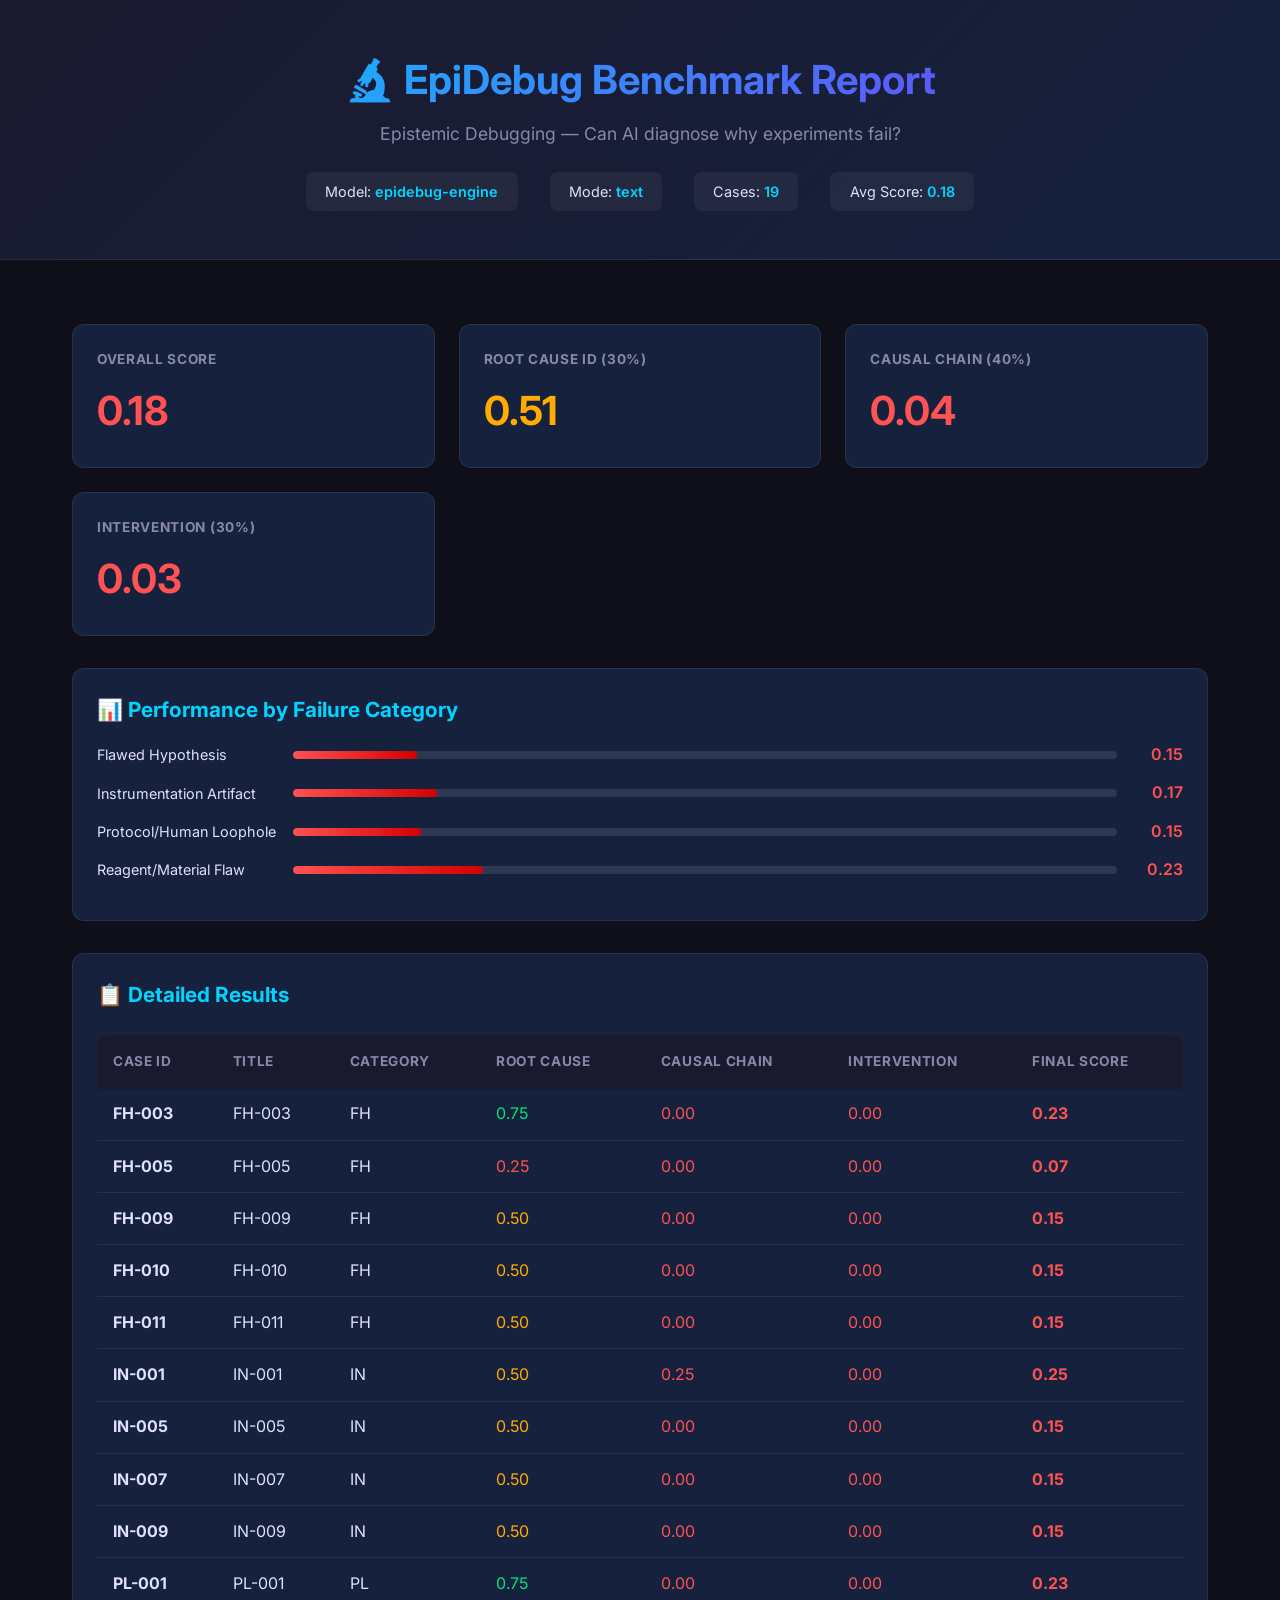
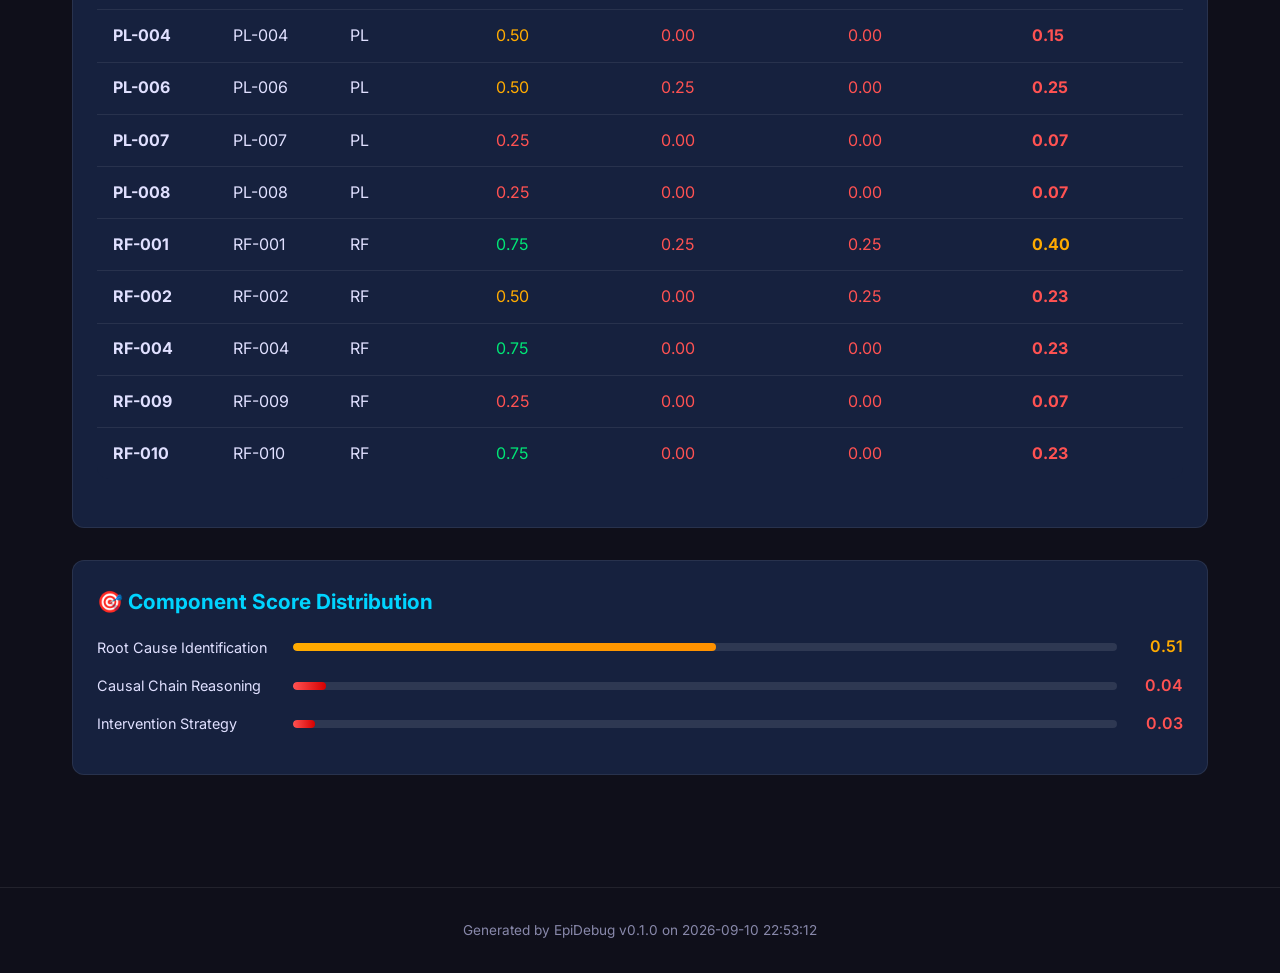
<file: results/engine_report.html>
<!DOCTYPE html>
<html lang="en">
<head>
    <meta charset="UTF-8">
    <meta name="viewport" content="width=device-width, initial-scale=1.0">
    <title>EpiDebug Benchmark Report</title>
    <style>
        :root {
            --bg-primary: #0f0f1a;
            --bg-secondary: #1a1a2e;
            --bg-card: #16213e;
            --accent: #00d4ff;
            --accent-secondary: #7b2ff7;
            --text-primary: #e0e0ff;
            --text-secondary: #8888aa;
            --success: #00e676;
            --warning: #ffab00;
            --error: #ff5252;
            --border: rgba(255, 255, 255, 0.08);
        }

        * { box-sizing: border-box; margin: 0; padding: 0; }

        body {
            font-family: 'Inter', -apple-system, BlinkMacSystemFont, sans-serif;
            background: var(--bg-primary);
            color: var(--text-primary);
            line-height: 1.6;
        }

        .container { max-width: 1200px; margin: 0 auto; padding: 2rem; }

        header {
            text-align: center;
            padding: 3rem 2rem;
            background: linear-gradient(135deg, var(--bg-secondary), var(--bg-card));
            border-bottom: 1px solid var(--border);
            margin-bottom: 2rem;
        }

        header h1 {
            font-size: 2.5rem;
            background: linear-gradient(135deg, var(--accent), var(--accent-secondary));
            -webkit-background-clip: text;
            -webkit-text-fill-color: transparent;
            margin-bottom: 0.5rem;
        }

        header .subtitle { color: var(--text-secondary); font-size: 1.1rem; }

        .meta-bar {
            display: flex;
            gap: 2rem;
            justify-content: center;
            margin-top: 1.5rem;
            flex-wrap: wrap;
        }

        .meta-item {
            background: rgba(255, 255, 255, 0.05);
            padding: 0.5rem 1.2rem;
            border-radius: 8px;
            font-size: 0.9rem;
        }

        .meta-item span { color: var(--accent); font-weight: 600; }

        .grid {
            display: grid;
            grid-template-columns: repeat(auto-fit, minmax(280px, 1fr));
            gap: 1.5rem;
            margin-bottom: 2rem;
        }

        .card {
            background: var(--bg-card);
            border: 1px solid var(--border);
            border-radius: 12px;
            padding: 1.5rem;
            transition: transform 0.2s, box-shadow 0.2s;
        }

        .card:hover {
            transform: translateY(-2px);
            box-shadow: 0 8px 25px rgba(0, 212, 255, 0.1);
        }

        .card h3 {
            font-size: 0.85rem;
            text-transform: uppercase;
            letter-spacing: 0.05em;
            color: var(--text-secondary);
            margin-bottom: 0.5rem;
        }

        .card .value {
            font-size: 2.5rem;
            font-weight: 700;
        }

        .score-good { color: var(--success); }
        .score-mid { color: var(--warning); }
        .score-low { color: var(--error); }

        table {
            width: 100%;
            border-collapse: collapse;
            margin: 1.5rem 0;
            background: var(--bg-card);
            border-radius: 12px;
            overflow: hidden;
        }

        th {
            background: var(--bg-secondary);
            padding: 1rem;
            text-align: left;
            font-size: 0.85rem;
            text-transform: uppercase;
            letter-spacing: 0.05em;
            color: var(--text-secondary);
        }

        td {
            padding: 0.8rem 1rem;
            border-bottom: 1px solid var(--border);
        }

        tr:last-child td { border-bottom: none; }
        tr:hover td { background: rgba(255, 255, 255, 0.02); }

        .bar-container {
            width: 100%;
            height: 8px;
            background: rgba(255, 255, 255, 0.1);
            border-radius: 4px;
            overflow: hidden;
        }

        .bar {
            height: 100%;
            border-radius: 4px;
            transition: width 0.3s ease;
        }

        .category-section {
            margin: 2rem 0;
            padding: 1.5rem;
            background: var(--bg-card);
            border-radius: 12px;
            border: 1px solid var(--border);
        }

        .category-section h2 {
            font-size: 1.3rem;
            margin-bottom: 1rem;
            color: var(--accent);
        }

        .category-bar {
            display: flex;
            align-items: center;
            gap: 1rem;
            margin: 0.8rem 0;
        }

        .category-bar .label {
            min-width: 180px;
            font-size: 0.9rem;
        }

        .category-bar .bar-container { flex: 1; }
        .category-bar .score-value { min-width: 50px; text-align: right; font-weight: 600; }

        footer {
            text-align: center;
            padding: 2rem;
            color: var(--text-secondary);
            font-size: 0.85rem;
            border-top: 1px solid var(--border);
            margin-top: 3rem;
        }

        @media (max-width: 768px) {
            .container { padding: 1rem; }
            header h1 { font-size: 1.8rem; }
            .grid { grid-template-columns: 1fr; }
        }
    </style>
    <link href="https://fonts.googleapis.com/css2?family=Inter:wght@400;600;700&display=swap" rel="stylesheet">
</head>
<body>
    <header>
        <h1>🔬 EpiDebug Benchmark Report</h1>
        <p class="subtitle">Epistemic Debugging — Can AI diagnose why experiments fail?</p>
        <div class="meta-bar">
            <div class="meta-item">Model: <span>epidebug-engine</span></div><div class="meta-item">Mode: <span>text</span></div><div class="meta-item">Cases: <span>19</span></div><div class="meta-item">Avg Score: <span>0.18</span></div>
        </div>
    </header>

    <div class="container">
        <!-- Overview Cards -->
        <div class="grid">
            
        <div class="card">
            <h3>Overall Score</h3>
            <div class="value score-low">0.18</div>
        </div>
        <div class="card">
            <h3>Root Cause ID (30%)</h3>
            <div class="value score-mid">0.51</div>
        </div>
        <div class="card">
            <h3>Causal Chain (40%)</h3>
            <div class="value score-low">0.04</div>
        </div>
        <div class="card">
            <h3>Intervention (30%)</h3>
            <div class="value score-low">0.03</div>
        </div>
    
        </div>

        <!-- Category Breakdown -->
        <div class="category-section">
            <h2>📊 Performance by Failure Category</h2>
            
        <div class="category-bar">
            <div class="label">Flawed Hypothesis</div>
            <div class="bar-container">
                <div class="bar" style="width: 15.0%; background: linear-gradient(90deg, #ff5252, #d50000);"></div>
            </div>
            <div class="score-value score-low">0.15</div>
        </div>
        
        <div class="category-bar">
            <div class="label">Instrumentation Artifact</div>
            <div class="bar-container">
                <div class="bar" style="width: 17.5%; background: linear-gradient(90deg, #ff5252, #d50000);"></div>
            </div>
            <div class="score-value score-low">0.17</div>
        </div>
        
        <div class="category-bar">
            <div class="label">Protocol/Human Loophole</div>
            <div class="bar-container">
                <div class="bar" style="width: 15.5%; background: linear-gradient(90deg, #ff5252, #d50000);"></div>
            </div>
            <div class="score-value score-low">0.15</div>
        </div>
        
        <div class="category-bar">
            <div class="label">Reagent/Material Flaw</div>
            <div class="bar-container">
                <div class="bar" style="width: 23.000000000000004%; background: linear-gradient(90deg, #ff5252, #d50000);"></div>
            </div>
            <div class="score-value score-low">0.23</div>
        </div>
        
        </div>

        <!-- Detailed Results Table -->
        <div class="category-section">
            <h2>📋 Detailed Results</h2>
            <table>
                <thead>
                    <tr>
                        <th>Case ID</th>
                        <th>Title</th>
                        <th>Category</th>
                        <th>Root Cause</th>
                        <th>Causal Chain</th>
                        <th>Intervention</th>
                        <th>Final Score</th>
                    </tr>
                </thead>
                <tbody>
                    
        <tr>
            <td><strong>FH-003</strong></td>
            <td>FH-003</td>
            <td>FH</td>
            <td class="score-good">0.75</td>
            <td class="score-low">0.00</td>
            <td class="score-low">0.00</td>
            <td class="score-low"><strong>0.23</strong></td>
        </tr>
        
        <tr>
            <td><strong>FH-005</strong></td>
            <td>FH-005</td>
            <td>FH</td>
            <td class="score-low">0.25</td>
            <td class="score-low">0.00</td>
            <td class="score-low">0.00</td>
            <td class="score-low"><strong>0.07</strong></td>
        </tr>
        
        <tr>
            <td><strong>FH-009</strong></td>
            <td>FH-009</td>
            <td>FH</td>
            <td class="score-mid">0.50</td>
            <td class="score-low">0.00</td>
            <td class="score-low">0.00</td>
            <td class="score-low"><strong>0.15</strong></td>
        </tr>
        
        <tr>
            <td><strong>FH-010</strong></td>
            <td>FH-010</td>
            <td>FH</td>
            <td class="score-mid">0.50</td>
            <td class="score-low">0.00</td>
            <td class="score-low">0.00</td>
            <td class="score-low"><strong>0.15</strong></td>
        </tr>
        
        <tr>
            <td><strong>FH-011</strong></td>
            <td>FH-011</td>
            <td>FH</td>
            <td class="score-mid">0.50</td>
            <td class="score-low">0.00</td>
            <td class="score-low">0.00</td>
            <td class="score-low"><strong>0.15</strong></td>
        </tr>
        
        <tr>
            <td><strong>IN-001</strong></td>
            <td>IN-001</td>
            <td>IN</td>
            <td class="score-mid">0.50</td>
            <td class="score-low">0.25</td>
            <td class="score-low">0.00</td>
            <td class="score-low"><strong>0.25</strong></td>
        </tr>
        
        <tr>
            <td><strong>IN-005</strong></td>
            <td>IN-005</td>
            <td>IN</td>
            <td class="score-mid">0.50</td>
            <td class="score-low">0.00</td>
            <td class="score-low">0.00</td>
            <td class="score-low"><strong>0.15</strong></td>
        </tr>
        
        <tr>
            <td><strong>IN-007</strong></td>
            <td>IN-007</td>
            <td>IN</td>
            <td class="score-mid">0.50</td>
            <td class="score-low">0.00</td>
            <td class="score-low">0.00</td>
            <td class="score-low"><strong>0.15</strong></td>
        </tr>
        
        <tr>
            <td><strong>IN-009</strong></td>
            <td>IN-009</td>
            <td>IN</td>
            <td class="score-mid">0.50</td>
            <td class="score-low">0.00</td>
            <td class="score-low">0.00</td>
            <td class="score-low"><strong>0.15</strong></td>
        </tr>
        
        <tr>
            <td><strong>PL-001</strong></td>
            <td>PL-001</td>
            <td>PL</td>
            <td class="score-good">0.75</td>
            <td class="score-low">0.00</td>
            <td class="score-low">0.00</td>
            <td class="score-low"><strong>0.23</strong></td>
        </tr>
        
        <tr>
            <td><strong>PL-004</strong></td>
            <td>PL-004</td>
            <td>PL</td>
            <td class="score-mid">0.50</td>
            <td class="score-low">0.00</td>
            <td class="score-low">0.00</td>
            <td class="score-low"><strong>0.15</strong></td>
        </tr>
        
        <tr>
            <td><strong>PL-006</strong></td>
            <td>PL-006</td>
            <td>PL</td>
            <td class="score-mid">0.50</td>
            <td class="score-low">0.25</td>
            <td class="score-low">0.00</td>
            <td class="score-low"><strong>0.25</strong></td>
        </tr>
        
        <tr>
            <td><strong>PL-007</strong></td>
            <td>PL-007</td>
            <td>PL</td>
            <td class="score-low">0.25</td>
            <td class="score-low">0.00</td>
            <td class="score-low">0.00</td>
            <td class="score-low"><strong>0.07</strong></td>
        </tr>
        
        <tr>
            <td><strong>PL-008</strong></td>
            <td>PL-008</td>
            <td>PL</td>
            <td class="score-low">0.25</td>
            <td class="score-low">0.00</td>
            <td class="score-low">0.00</td>
            <td class="score-low"><strong>0.07</strong></td>
        </tr>
        
        <tr>
            <td><strong>RF-001</strong></td>
            <td>RF-001</td>
            <td>RF</td>
            <td class="score-good">0.75</td>
            <td class="score-low">0.25</td>
            <td class="score-low">0.25</td>
            <td class="score-mid"><strong>0.40</strong></td>
        </tr>
        
        <tr>
            <td><strong>RF-002</strong></td>
            <td>RF-002</td>
            <td>RF</td>
            <td class="score-mid">0.50</td>
            <td class="score-low">0.00</td>
            <td class="score-low">0.25</td>
            <td class="score-low"><strong>0.23</strong></td>
        </tr>
        
        <tr>
            <td><strong>RF-004</strong></td>
            <td>RF-004</td>
            <td>RF</td>
            <td class="score-good">0.75</td>
            <td class="score-low">0.00</td>
            <td class="score-low">0.00</td>
            <td class="score-low"><strong>0.23</strong></td>
        </tr>
        
        <tr>
            <td><strong>RF-009</strong></td>
            <td>RF-009</td>
            <td>RF</td>
            <td class="score-low">0.25</td>
            <td class="score-low">0.00</td>
            <td class="score-low">0.00</td>
            <td class="score-low"><strong>0.07</strong></td>
        </tr>
        
        <tr>
            <td><strong>RF-010</strong></td>
            <td>RF-010</td>
            <td>RF</td>
            <td class="score-good">0.75</td>
            <td class="score-low">0.00</td>
            <td class="score-low">0.00</td>
            <td class="score-low"><strong>0.23</strong></td>
        </tr>
        
                </tbody>
            </table>
        </div>

        <!-- Component Score Breakdown -->
        <div class="category-section">
            <h2>🎯 Component Score Distribution</h2>
            
        <div class="category-bar">
            <div class="label">Root Cause Identification</div>
            <div class="bar-container">
                <div class="bar" style="width: 51.31578947368421%; background: linear-gradient(90deg, #ffab00, #ff9100);"></div>
            </div>
            <div class="score-value score-mid">0.51</div>
        </div>
        
        <div class="category-bar">
            <div class="label">Causal Chain Reasoning</div>
            <div class="bar-container">
                <div class="bar" style="width: 3.9473684210526314%; background: linear-gradient(90deg, #ff5252, #d50000);"></div>
            </div>
            <div class="score-value score-low">0.04</div>
        </div>
        
        <div class="category-bar">
            <div class="label">Intervention Strategy</div>
            <div class="bar-container">
                <div class="bar" style="width: 2.631578947368421%; background: linear-gradient(90deg, #ff5252, #d50000);"></div>
            </div>
            <div class="score-value score-low">0.03</div>
        </div>
        
        </div>
    </div>

    <footer>
        <p>Generated by EpiDebug v0.1.0 on 2026-09-10 22:53:12</p>
    </footer>
</body>
</html>
</file>
